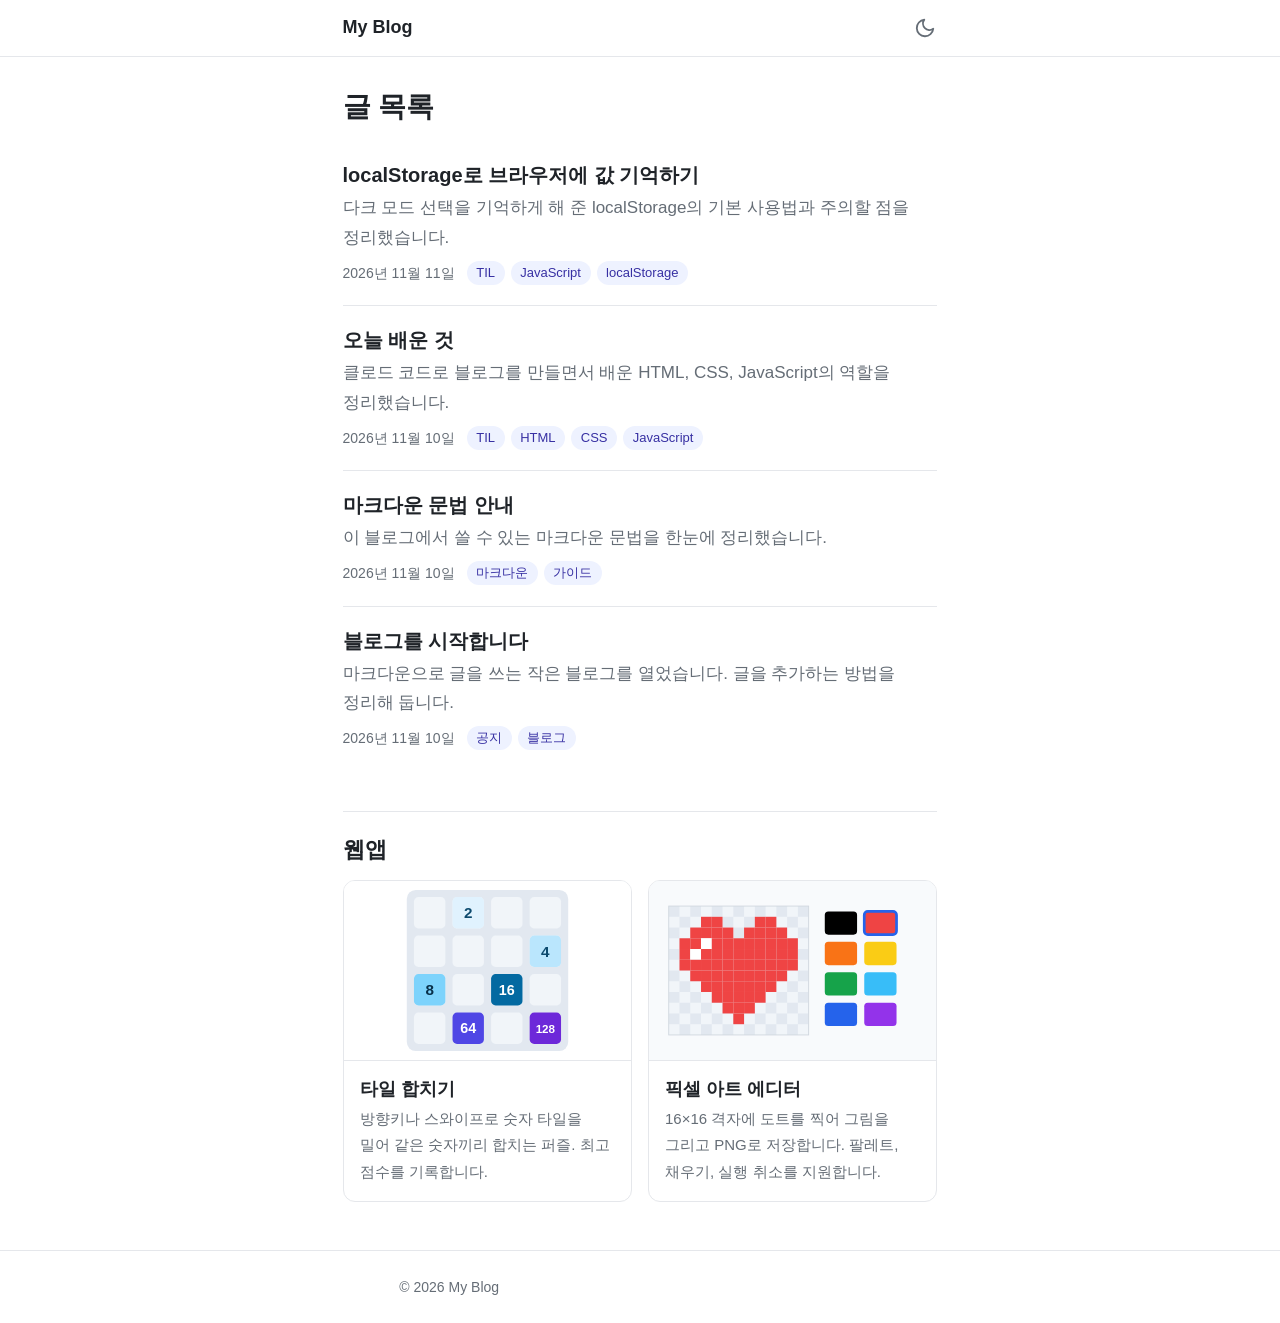
<file: index.html>
<!DOCTYPE html>
<html lang="ko">
<head>
  <script>
    // 화면 깜빡임 방지: CSS보다 먼저 테마를 적용
    (function () {
      var saved = null;
      try { saved = localStorage.getItem('theme'); } catch (e) {}
      var dark = window.matchMedia('(prefers-color-scheme: dark)').matches;
      document.documentElement.dataset.theme = saved || (dark ? 'dark' : 'light');
    })();
  </script>
  <meta charset="UTF-8">
  <meta name="viewport" content="width=device-width, initial-scale=1">
  <meta name="description" content="마크다운으로 쓰는 개인 블로그">
  <title>My Blog</title>
  <link rel="stylesheet" href="css/style.css">
</head>
<body>
  <header class="site-header">
    <div class="container header-inner">
      <a class="site-title" href="index.html">My Blog</a>
      <button class="theme-toggle" type="button" aria-label="다크 모드로 전환">
        <svg class="icon-sun" viewBox="0 0 24 24" aria-hidden="true"><circle cx="12" cy="12" r="4"/><path d="M12 2v2M12 20v2M4.93 4.93l1.41 1.41M17.66 17.66l1.41 1.41M2 12h2M20 12h2M4.93 19.07l1.41-1.41M17.66 6.34l1.41-1.41"/></svg>
        <svg class="icon-moon" viewBox="0 0 24 24" aria-hidden="true"><path d="M21 12.79A9 9 0 1 1 11.21 3 7 7 0 0 0 21 12.79z"/></svg>
      </button>
    </div>
  </header>

  <main class="container">
    <h1 class="page-title">글 목록</h1>
    <ul class="post-list" aria-live="polite"></ul>
    <p class="status-message" hidden></p>

    <section class="app-section" aria-labelledby="app-section-title">
      <h2 class="section-title" id="app-section-title">웹앱</h2>
      <ul class="app-list">
        <li>
          <a class="app-card" href="apps/tile-merge/">
            <img class="app-card-preview" src="apps/tile-merge/preview.svg" alt="" width="320" height="200" loading="lazy">
            <div class="app-card-body">
              <h3 class="app-card-title">타일 합치기</h3>
              <p class="app-card-desc">방향키나 스와이프로 숫자 타일을 밀어 같은 숫자끼리 합치는 퍼즐. 최고 점수를 기록합니다.</p>
            </div>
          </a>
        </li>
        <li>
          <a class="app-card" href="apps/pixel-editor/">
            <img class="app-card-preview" src="apps/pixel-editor/preview.svg" alt="" width="320" height="200" loading="lazy">
            <div class="app-card-body">
              <h3 class="app-card-title">픽셀 아트 에디터</h3>
              <p class="app-card-desc">16×16 격자에 도트를 찍어 그림을 그리고 PNG로 저장합니다. 팔레트, 채우기, 실행 취소를 지원합니다.</p>
            </div>
          </a>
        </li>
      </ul>
    </section>
  </main>

  <footer class="site-footer">
    <div class="container">© 2026 My Blog</div>
  </footer>

  <script type="module" src="js/theme.js"></script>
  <script type="module" src="js/list.js"></script>
</body>
</html>
</file>
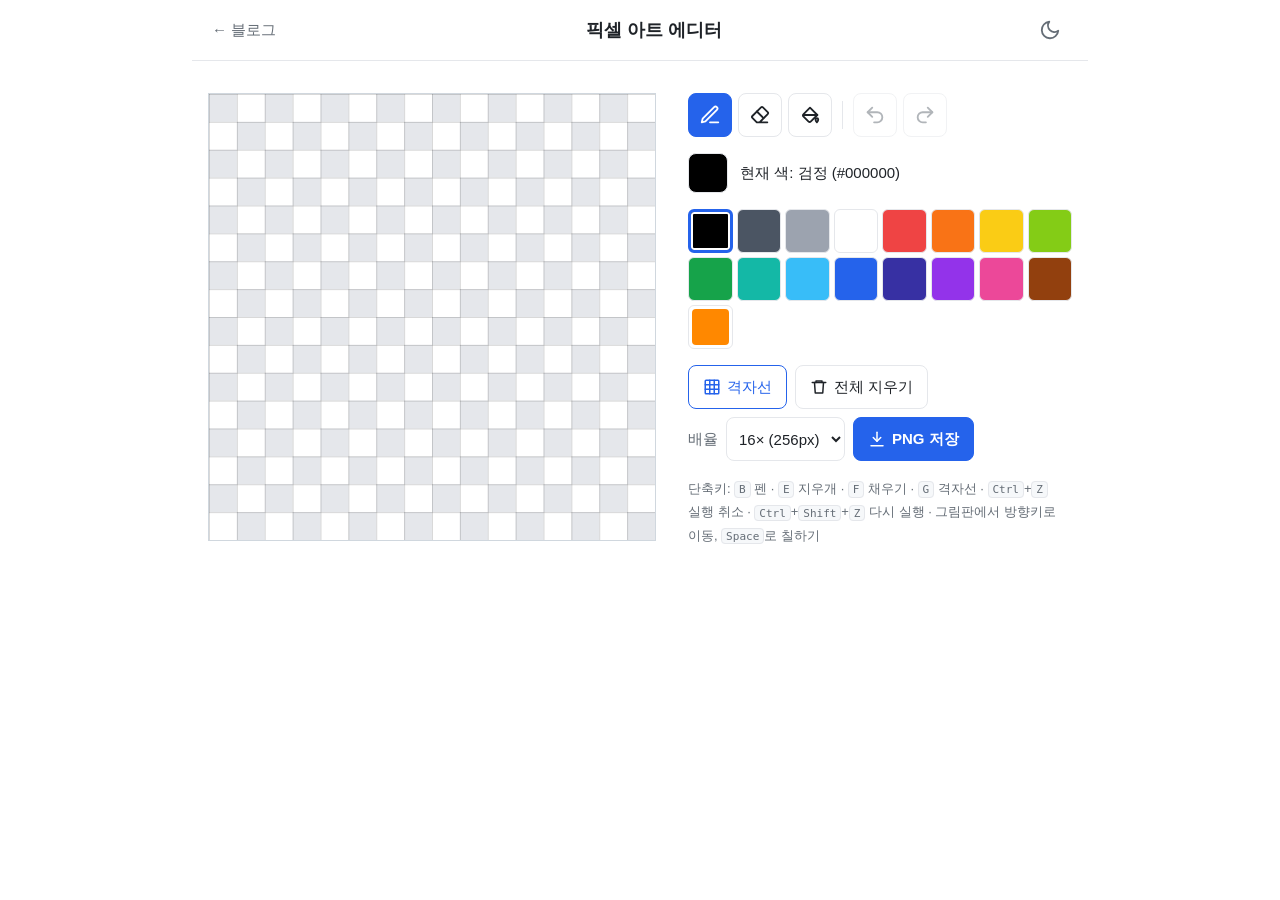
<file: apps/pixel-editor/index.html>
<!DOCTYPE html>
<html lang="ko">
<head>
  <script>
    // 화면 깜빡임 방지: CSS보다 먼저 테마를 적용
    (function () {
      var saved = null;
      try { saved = localStorage.getItem('theme'); } catch (e) {}
      var dark = window.matchMedia('(prefers-color-scheme: dark)').matches;
      document.documentElement.dataset.theme = saved || (dark ? 'dark' : 'light');
    })();
  </script>
  <meta charset="UTF-8">
  <meta name="viewport" content="width=device-width, initial-scale=1">
  <meta name="description" content="16×16 격자에 도트를 찍어 그리고 PNG로 저장하는 픽셀 아트 에디터">
  <title>픽셀 아트 에디터</title>
  <link rel="stylesheet" href="style.css">
  <script type="module" src="main.js"></script>
</head>
<body>
  <header class="app-header">
    <a class="back-link" href="../../index.html">← 블로그</a>
    <h1 class="app-title">픽셀 아트 에디터</h1>
    <button class="theme-toggle" type="button" aria-label="다크 모드로 전환">
      <svg class="icon-sun" viewBox="0 0 24 24" aria-hidden="true"><circle cx="12" cy="12" r="4"/><path d="M12 2v2M12 20v2M4.93 4.93l1.41 1.41M17.66 17.66l1.41 1.41M2 12h2M20 12h2M4.93 19.07l1.41-1.41M17.66 6.34l1.41-1.41"/></svg>
      <svg class="icon-moon" viewBox="0 0 24 24" aria-hidden="true"><path d="M21 12.79A9 9 0 1 1 11.21 3 7 7 0 0 0 21 12.79z"/></svg>
    </button>
  </header>

  <main class="app-main">
    <div class="stage-wrap">
      <div class="stage" id="stage">
        <canvas class="art-canvas" id="canvas" width="16" height="16" tabindex="0"
          aria-label="그림판, 방향키로 칸 이동, Space로 칠하기"></canvas>
        <div class="grid-overlay" id="grid-overlay" aria-hidden="true"></div>
        <div class="cell-cursor" id="cursor" aria-hidden="true" hidden></div>
      </div>
    </div>

    <div class="panel">
      <div class="toolbar" role="toolbar" aria-label="도구">
        <button class="icon-btn" type="button" data-tool="pen" aria-label="펜" title="펜 (B)" aria-pressed="true">
          <svg viewBox="0 0 24 24" aria-hidden="true"><path d="M12 20h9"/><path d="M16.5 3.5a2.12 2.12 0 0 1 3 3L7 19l-4 1 1-4z"/></svg>
        </button>
        <button class="icon-btn" type="button" data-tool="eraser" aria-label="지우개" title="지우개 (E)" aria-pressed="false">
          <svg viewBox="0 0 24 24" aria-hidden="true"><path d="M20 20H8.5L3.7 15.2a1.5 1.5 0 0 1 0-2.1L13.1 3.7a1.5 1.5 0 0 1 2.1 0l5.2 5.2a1.5 1.5 0 0 1 0 2.1L11.5 20"/><path d="M8.6 8.2l7.2 7.2"/></svg>
        </button>
        <button class="icon-btn" type="button" data-tool="fill" aria-label="채우기" title="채우기 (F)" aria-pressed="false">
          <svg viewBox="0 0 24 24" aria-hidden="true"><path d="M5 11l7-7 8 8-7 7a2 2 0 0 1-2.8 0L5 13.8a2 2 0 0 1 0-2.8z"/><path d="M5 12h15"/><path d="M21 17c0 1.4-1 2.5-1.5 3-.5-.5-1.5-1.6-1.5-3a1.5 1.5 0 0 1 3 0z"/></svg>
        </button>
        <span class="toolbar-sep" aria-hidden="true"></span>
        <button class="icon-btn" type="button" id="undo" aria-label="실행 취소" title="실행 취소 (Ctrl+Z)" disabled>
          <svg viewBox="0 0 24 24" aria-hidden="true"><path d="M9 14L4 9l5-5"/><path d="M4 9h10.5a5.5 5.5 0 0 1 0 11H11"/></svg>
        </button>
        <button class="icon-btn" type="button" id="redo" aria-label="다시 실행" title="다시 실행 (Ctrl+Shift+Z)" disabled>
          <svg viewBox="0 0 24 24" aria-hidden="true"><path d="M15 14l5-5-5-5"/><path d="M20 9H9.5a5.5 5.5 0 0 0 0 11H13"/></svg>
        </button>
      </div>

      <div class="current-color">
        <span class="current-swatch" id="current-swatch" aria-hidden="true"></span>
        <span id="current-text">현재 색: 검정 (#000000)</span>
      </div>

      <div class="palette" id="palette" role="group" aria-label="팔레트">
        <input class="swatch swatch-custom" type="color" id="custom-color" value="#ff8800"
          aria-label="사용자 지정 색" title="사용자 지정 색">
      </div>

      <div class="actions">
        <div class="action-group">
          <button class="btn btn-secondary" type="button" id="grid-toggle" aria-pressed="true">
            <svg viewBox="0 0 24 24" aria-hidden="true"><rect x="3" y="3" width="18" height="18" rx="1"/><path d="M9 3v18M15 3v18M3 9h18M3 15h18"/></svg>
            격자선
          </button>
          <button class="btn btn-secondary" type="button" id="clear">
            <svg viewBox="0 0 24 24" aria-hidden="true"><path d="M3 6h18"/><path d="M8 6V4h8v2"/><path d="M6 6l1 14h10l1-14"/></svg>
            전체 지우기
          </button>
        </div>
        <div class="action-group">
          <label class="scale-label" for="scale">배율</label>
          <select class="scale-select" id="scale">
            <option value="1">1× (16px)</option>
            <option value="8">8× (128px)</option>
            <option value="16" selected>16× (256px)</option>
            <option value="32">32× (512px)</option>
          </select>
          <button class="btn btn-primary" type="button" id="save-png">
            <svg viewBox="0 0 24 24" aria-hidden="true"><path d="M12 3v12"/><path d="M7 10l5 5 5-5"/><path d="M4 21h16"/></svg>
            PNG 저장
          </button>
        </div>
      </div>

      <p class="shortcut-hint">
        단축키: <kbd>B</kbd> 펜 · <kbd>E</kbd> 지우개 · <kbd>F</kbd> 채우기 · <kbd>G</kbd> 격자선 ·
        <kbd>Ctrl</kbd>+<kbd>Z</kbd> 실행 취소 · <kbd>Ctrl</kbd>+<kbd>Shift</kbd>+<kbd>Z</kbd> 다시 실행 ·
        그림판에서 방향키로 이동, <kbd>Space</kbd>로 칠하기
      </p>
    </div>

    <p class="visually-hidden" id="live" aria-live="polite"></p>
  </main>
</body>
</html>
</file>
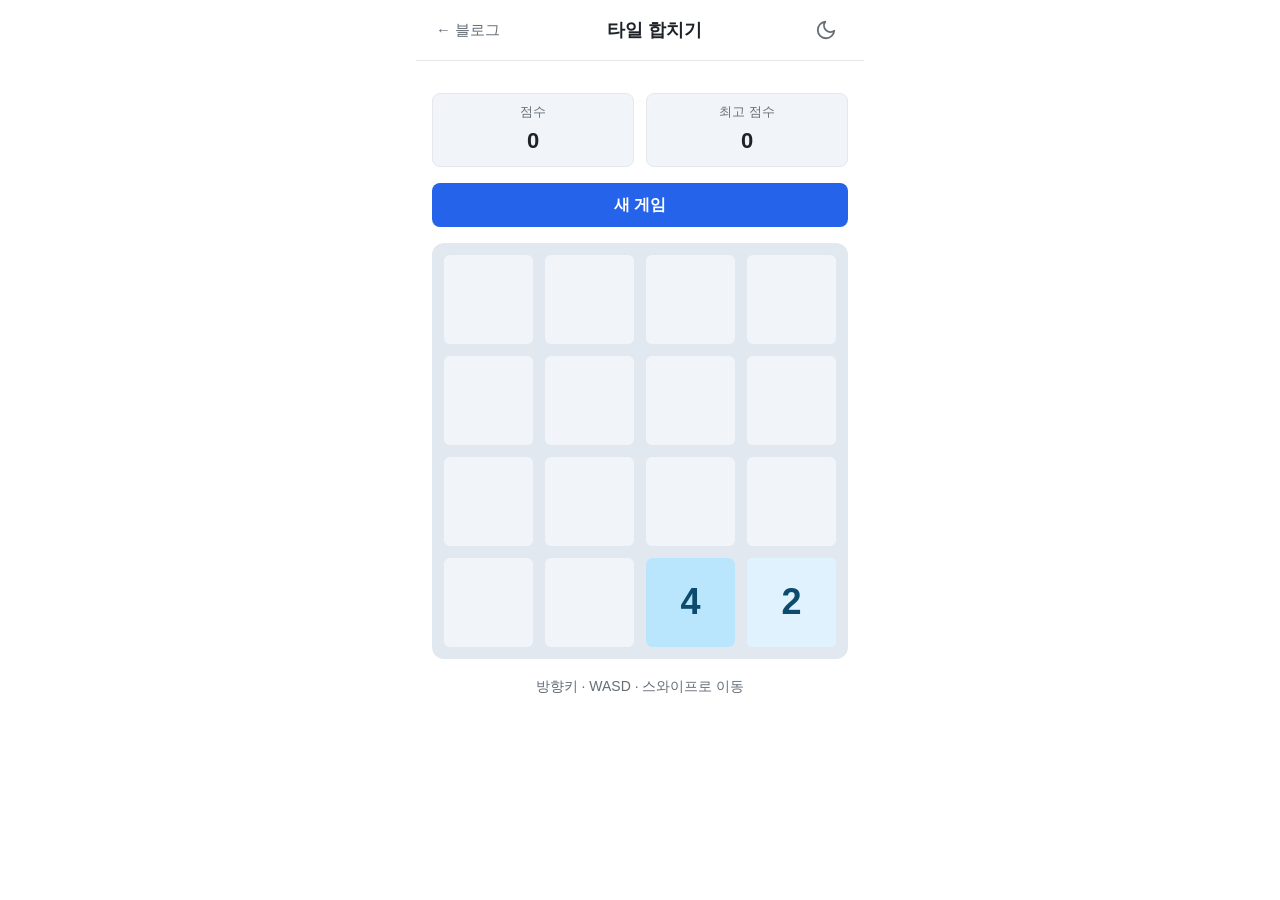
<file: apps/tile-merge/index.html>
<!DOCTYPE html>
<html lang="ko">
<head>
  <script>
    // 화면 깜빡임 방지: CSS보다 먼저 테마를 적용
    (function () {
      var saved = null;
      try { saved = localStorage.getItem('theme'); } catch (e) {}
      var dark = window.matchMedia('(prefers-color-scheme: dark)').matches;
      document.documentElement.dataset.theme = saved || (dark ? 'dark' : 'light');
    })();
  </script>
  <meta charset="UTF-8">
  <meta name="viewport" content="width=device-width, initial-scale=1">
  <meta name="description" content="같은 숫자 타일을 밀어 합치는 슬라이딩 퍼즐">
  <title>타일 합치기</title>
  <link rel="stylesheet" href="style.css">
  <script type="module" src="main.js"></script>
</head>
<body>
  <header class="app-header">
    <a class="back-link" href="../../index.html">← 블로그</a>
    <h1 class="app-title">타일 합치기</h1>
    <button class="theme-toggle" type="button" aria-label="다크 모드로 전환">
      <svg class="icon-sun" viewBox="0 0 24 24" aria-hidden="true"><circle cx="12" cy="12" r="4"/><path d="M12 2v2M12 20v2M4.93 4.93l1.41 1.41M17.66 17.66l1.41 1.41M2 12h2M20 12h2M4.93 19.07l1.41-1.41M17.66 6.34l1.41-1.41"/></svg>
      <svg class="icon-moon" viewBox="0 0 24 24" aria-hidden="true"><path d="M21 12.79A9 9 0 1 1 11.21 3 7 7 0 0 0 21 12.79z"/></svg>
    </button>
  </header>

  <main class="app-main">
    <section class="scoreboard" aria-label="점수판">
      <div class="score-box">
        <span class="score-label">점수</span>
        <span class="score-value" id="score">0</span>
        <span class="score-float-layer" id="score-float" aria-hidden="true"></span>
      </div>
      <div class="score-box">
        <span class="score-label">최고 점수</span>
        <span class="score-value" id="best">0</span>
      </div>
    </section>

    <button class="btn" type="button" id="new-game">새 게임</button>

    <div class="board" id="board" tabindex="0" aria-label="게임판, 방향키로 타일 이동">
      <div class="cell-layer" aria-hidden="true"></div>
      <div class="tile-layer" id="tile-layer" aria-hidden="true"></div>
      <div class="overlay" id="overlay" hidden>
        <p class="overlay-title">더 이상 움직일 수 없습니다</p>
        <p class="overlay-score">최종 점수 <strong id="final-score">0</strong>점</p>
        <p class="overlay-best" id="overlay-best" hidden>최고 점수 갱신!</p>
        <button class="btn" type="button" id="retry">다시 하기</button>
      </div>
    </div>

    <p class="hint">방향키 · WASD · 스와이프로 이동</p>

    <p class="visually-hidden" id="live" aria-live="polite"></p>
    <p class="visually-hidden" id="alert" role="alert"></p>
  </main>
</body>
</html>
</file>
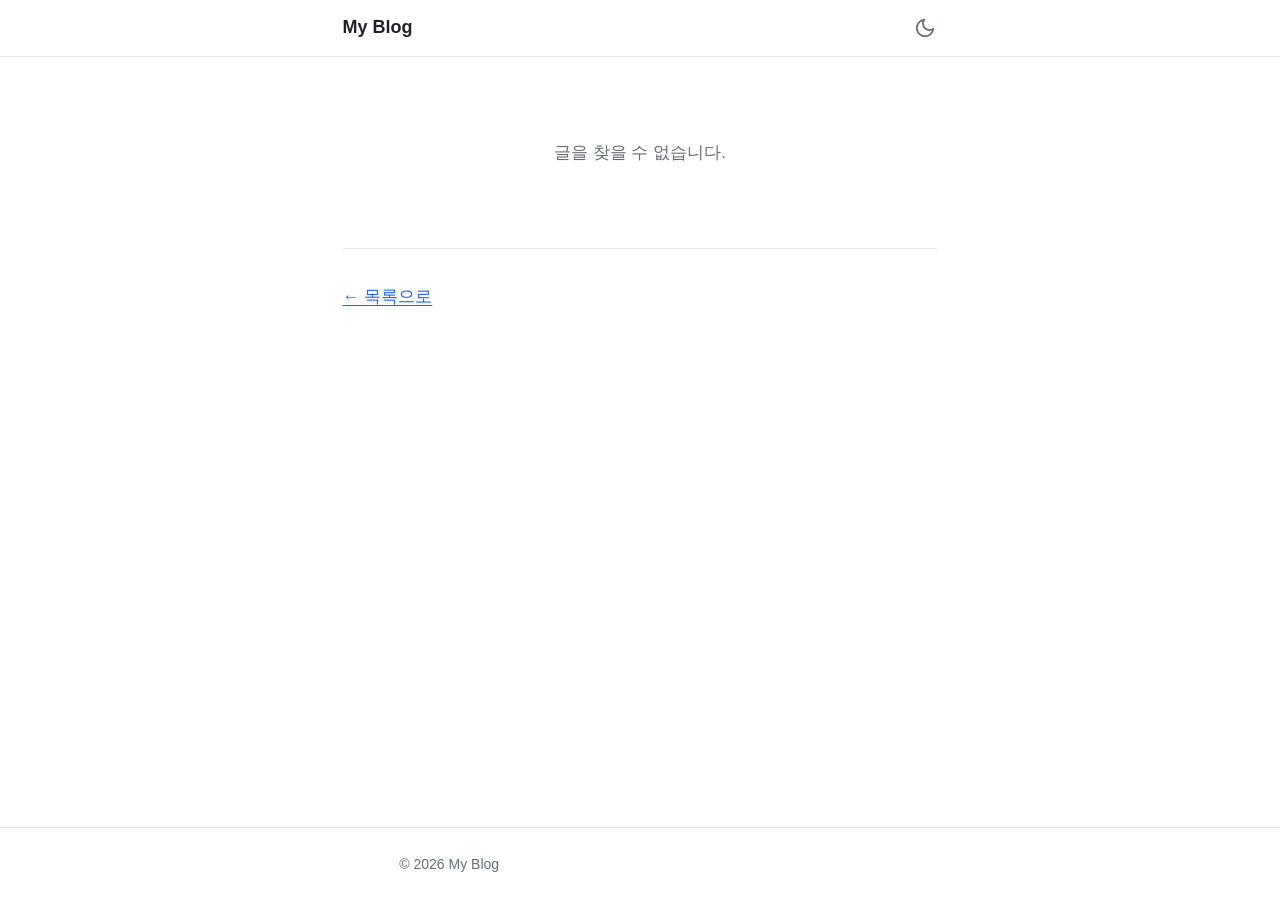
<file: post.html>
<!DOCTYPE html>
<html lang="ko">
<head>
  <script>
    // 화면 깜빡임 방지: CSS보다 먼저 테마를 적용
    (function () {
      var saved = null;
      try { saved = localStorage.getItem('theme'); } catch (e) {}
      var dark = window.matchMedia('(prefers-color-scheme: dark)').matches;
      document.documentElement.dataset.theme = saved || (dark ? 'dark' : 'light');
    })();
  </script>
  <meta charset="UTF-8">
  <meta name="viewport" content="width=device-width, initial-scale=1">
  <meta name="description" content="">
  <title>My Blog</title>
  <link rel="stylesheet" href="css/style.css">
</head>
<body>
  <header class="site-header">
    <div class="container header-inner">
      <a class="site-title" href="index.html">My Blog</a>
      <button class="theme-toggle" type="button" aria-label="다크 모드로 전환">
        <svg class="icon-sun" viewBox="0 0 24 24" aria-hidden="true"><circle cx="12" cy="12" r="4"/><path d="M12 2v2M12 20v2M4.93 4.93l1.41 1.41M17.66 17.66l1.41 1.41M2 12h2M20 12h2M4.93 19.07l1.41-1.41M17.66 6.34l1.41-1.41"/></svg>
        <svg class="icon-moon" viewBox="0 0 24 24" aria-hidden="true"><path d="M21 12.79A9 9 0 1 1 11.21 3 7 7 0 0 0 21 12.79z"/></svg>
      </button>
    </div>
  </header>

  <main class="container">
    <article class="post">
      <header class="post-header">
        <h1 class="post-title"></h1>
        <div class="post-meta">
          <time class="post-date"></time>
          <ul class="tag-list"></ul>
        </div>
      </header>
      <div class="post-content markdown-body"></div>
    </article>
    <p class="status-message" hidden></p>
    <nav class="post-nav">
      <a href="index.html">← 목록으로</a>
    </nav>
  </main>

  <footer class="site-footer">
    <div class="container">© 2026 My Blog</div>
  </footer>

  <script type="module" src="js/theme.js"></script>
  <script type="module" src="js/post.js"></script>
</body>
</html>
</file>
<file: css/style.css>
/* ===== 테마 변수 ===== */
:root {
  --bg: #ffffff;
  --text: #1f2328;
  --text-muted: #656d76;
  --accent: #2563eb;
  --border: #e5e7eb;
  --code-bg: #f6f8fa;
  --tag-bg: #eef2ff;
  --tag-text: #3730a3;

  --font-sans: -apple-system, BlinkMacSystemFont, "Pretendard", "Apple SD Gothic Neo",
    "Noto Sans KR", "Malgun Gothic", sans-serif;
  --font-mono: ui-monospace, "SF Mono", Consolas, "Liberation Mono", "D2Coding",
    "Apple SD Gothic Neo", "Malgun Gothic", "Noto Sans KR", monospace;

  color-scheme: light;
}

[data-theme="dark"] {
  --bg: #0d1117;
  --text: #e6edf3;
  --text-muted: #8b949e;
  --accent: #60a5fa;
  --border: #30363d;
  --code-bg: #161b22;
  --tag-bg: #1e293b;
  --tag-text: #bfdbfe;

  color-scheme: dark;
}

/* ===== 기본 ===== */
*,
*::before,
*::after {
  box-sizing: border-box;
}

html {
  -webkit-text-size-adjust: 100%;
}

body {
  margin: 0;
  min-height: 100vh;
  display: flex;
  flex-direction: column;
  background-color: var(--bg);
  color: var(--text);
  font-family: var(--font-sans);
  font-size: 1.0625rem;
  line-height: 1.75;
  word-break: keep-all;
  overflow-wrap: break-word;
  transition: background-color 0.2s ease, color 0.2s ease;
}

@media (prefers-reduced-motion: reduce) {
  body {
    transition: none;
  }
}

img {
  max-width: 100%;
  height: auto;
}

a {
  color: var(--accent);
  text-underline-offset: 0.2em;
}

a:hover {
  text-decoration-thickness: 2px;
}

:focus-visible {
  outline: 2px solid var(--accent);
  outline-offset: 2px;
}

.container {
  width: 100%;
  max-width: 68ch;
  margin-inline: auto;
  padding-inline: 1rem;
}

@media (min-width: 768px) {
  .container {
    padding-inline: 1.5rem;
  }
}

main.container {
  flex: 1;
  padding-block: 2rem 3rem;
}

/* ===== 헤더 / 푸터 ===== */
.site-header {
  border-bottom: 1px solid var(--border);
}

.header-inner {
  display: flex;
  align-items: center;
  justify-content: space-between;
  min-height: 3.5rem;
}

.site-title {
  color: var(--text);
  font-weight: 700;
  font-size: 1.125rem;
  text-decoration: none;
  padding-block: 0.5rem;
}

.theme-toggle {
  display: inline-flex;
  align-items: center;
  justify-content: center;
  width: 44px;
  height: 44px;
  margin-right: -10px;
  padding: 0;
  border: 0;
  border-radius: 50%;
  background: transparent;
  color: var(--text-muted);
  cursor: pointer;
}

.theme-toggle:hover {
  color: var(--text);
  background-color: var(--code-bg);
}

.theme-toggle svg {
  width: 22px;
  height: 22px;
  fill: none;
  stroke: currentColor;
  stroke-width: 2;
  stroke-linecap: round;
  stroke-linejoin: round;
}

/* 라이트 모드에선 달(→다크로), 다크 모드에선 해(→라이트로) 아이콘 */
.icon-sun { display: none; }
[data-theme="dark"] .icon-sun { display: block; }
[data-theme="dark"] .icon-moon { display: none; }

.site-footer {
  border-top: 1px solid var(--border);
  padding-block: 1.5rem;
  color: var(--text-muted);
  font-size: 0.875rem;
}

/* ===== 글 목록 ===== */
.page-title {
  font-size: 1.75rem;
  line-height: 1.3;
  margin: 0 0 1rem;
}

.post-list {
  list-style: none;
  margin: 0;
  padding: 0;
}

.post-item {
  border-bottom: 1px solid var(--border);
}

.post-item:last-child {
  border-bottom: 0;
}

.post-link {
  display: block;
  padding-block: 1.25rem;
  color: inherit;
  text-decoration: none;
}

.post-link:hover .post-item-title {
  color: var(--accent);
}

.post-item-title {
  margin: 0 0 0.25rem;
  font-size: 1.25rem;
  line-height: 1.4;
}

.post-item-desc {
  margin: 0.25rem 0 0.5rem;
  color: var(--text-muted);
}

/* ===== 웹앱 카드 ===== */
.app-section {
  margin-top: 2.5rem;
  padding-top: 1.5rem;
  border-top: 1px solid var(--border);
}

.section-title {
  font-size: 1.375rem;
  line-height: 1.3;
  margin: 0 0 1rem;
}

.app-list {
  display: grid;
  gap: 1rem;
  list-style: none;
  margin: 0;
  padding: 0;
}

@media (min-width: 768px) {
  .app-list {
    grid-template-columns: repeat(2, 1fr);
  }
}

.app-card {
  display: block;
  height: 100%;
  overflow: hidden;
  border: 1px solid var(--border);
  border-radius: 0.75rem;
  color: inherit;
  text-decoration: none;
}

.app-card:hover,
.app-card:focus-visible {
  border-color: var(--accent);
}

.app-card:hover .app-card-title {
  color: var(--accent);
}

.app-card-preview {
  display: block;
  width: 100%;
  height: auto;
  aspect-ratio: 16 / 10;
  object-fit: cover;
  background: var(--code-bg);
  border-bottom: 1px solid var(--border);
}

.app-card-body {
  padding: 1rem;
}

.app-card-title {
  margin: 0 0 0.25rem;
  font-size: 1.125rem;
  line-height: 1.4;
}

.app-card-desc {
  margin: 0;
  color: var(--text-muted);
  font-size: 0.9375rem;
}

.post-meta {
  display: flex;
  flex-wrap: wrap;
  align-items: center;
  gap: 0.5rem 0.75rem;
  color: var(--text-muted);
  font-size: 0.875rem;
}

.tag-list {
  display: flex;
  flex-wrap: wrap;
  gap: 0.375rem;
  list-style: none;
  margin: 0;
  padding: 0;
}

.tag-list:empty {
  display: none;
}

.tag {
  padding: 0.1rem 0.6rem;
  border-radius: 999px;
  background-color: var(--tag-bg);
  color: var(--tag-text);
  font-size: 0.8125rem;
  line-height: 1.6;
}

.status-message {
  color: var(--text-muted);
  text-align: center;
  padding-block: 2rem;
}

/* ===== 글 상세 ===== */
.post-header {
  margin-bottom: 2rem;
  padding-bottom: 1.25rem;
  border-bottom: 1px solid var(--border);
}

.post-title {
  margin: 0 0 0.75rem;
  font-size: 1.875rem;
  line-height: 1.3;
}

@media (min-width: 768px) {
  .post-title {
    font-size: 2.25rem;
  }
}

.post-nav {
  margin-top: 3rem;
  padding-top: 1.5rem;
  border-top: 1px solid var(--border);
}

.post-nav a {
  display: inline-block;
  padding-block: 0.6rem;
}

/* ===== 마크다운 본문 ===== */
.markdown-body > :first-child {
  margin-top: 0;
}

.markdown-body h1,
.markdown-body h2,
.markdown-body h3,
.markdown-body h4,
.markdown-body h5,
.markdown-body h6 {
  margin: 2em 0 0.75em;
  line-height: 1.35;
  scroll-margin-top: 1rem;
}

.markdown-body h1 { font-size: 1.75em; }
.markdown-body h2 {
  font-size: 1.45em;
  padding-bottom: 0.3em;
  border-bottom: 1px solid var(--border);
}
.markdown-body h3 { font-size: 1.2em; }
.markdown-body h4 { font-size: 1.05em; }
.markdown-body h5,
.markdown-body h6 { font-size: 1em; color: var(--text-muted); }

.markdown-body p,
.markdown-body ul,
.markdown-body ol,
.markdown-body blockquote,
.markdown-body pre,
.markdown-body .table-wrapper {
  margin: 0 0 1.25em;
}

.markdown-body ul,
.markdown-body ol {
  padding-left: 1.5em;
}

.markdown-body li + li {
  margin-top: 0.25em;
}

.markdown-body li > ul,
.markdown-body li > ol {
  margin: 0.25em 0 0;
}

.markdown-body blockquote {
  padding: 0.25em 1em;
  border-left: 4px solid var(--border);
  color: var(--text-muted);
}

.markdown-body blockquote > :last-child {
  margin-bottom: 0;
}

.markdown-body code {
  font-family: var(--font-mono);
  font-size: 0.875em;
  padding: 0.15em 0.4em;
  border-radius: 6px;
  background-color: var(--code-bg);
  word-break: break-word;
}

.markdown-body pre {
  overflow-x: auto;
  padding: 1rem;
  border: 1px solid var(--border);
  border-radius: 8px;
  background-color: var(--code-bg);
  line-height: 1.55;
}

.markdown-body pre code {
  padding: 0;
  background: none;
  font-size: 0.875rem;
  word-break: normal;
  white-space: pre;
}

.markdown-body hr {
  height: 1px;
  margin: 2.5em 0;
  border: 0;
  background-color: var(--border);
}

.markdown-body img {
  display: block;
  margin-inline: auto;
  border-radius: 8px;
}

.markdown-body .table-wrapper {
  overflow-x: auto;
}

.markdown-body table {
  width: 100%;
  border-collapse: collapse;
  font-size: 0.9375em;
  word-break: normal;
}

.markdown-body th,
.markdown-body td {
  padding: 0.5em 0.75em;
  border: 1px solid var(--border);
  white-space: nowrap;
}

.markdown-body th {
  background-color: var(--code-bg);
  font-weight: 600;
}
</file>
<file: apps/pixel-editor/style.css>
/* 픽셀 아트 에디터 — 모바일 우선 스타일. 테마 색은 모두 변수로만 정의한다. */

:root {
  --bg: #ffffff;
  --text: #1f2328;
  --text-muted: #656d76;
  --accent: #2563eb;
  --border: #e5e7eb;
  --code-bg: #f6f8fa;

  --surface: #f1f5f9;
  --btn-text: #ffffff;
  --checker-a: #ffffff;
  --checker-b: #e5e7eb;
  --grid-line: rgba(0, 0, 0, 0.15);
  --canvas-frame: #d0d7de;
  --cursor-outer: #1f2328;
  --cursor-inner: #ffffff;
}

[data-theme="dark"] {
  --bg: #0d1117;
  --text: #e6edf3;
  --text-muted: #8b949e;
  --accent: #60a5fa;
  --border: #30363d;
  --code-bg: #161b22;

  --surface: #161b22;
  --btn-text: #0d1117;
  --checker-a: #2d333b;
  --checker-b: #21262d;
  --grid-line: rgba(255, 255, 255, 0.15);
  --canvas-frame: #30363d;
  --cursor-outer: #e6edf3;
  --cursor-inner: #0d1117;
}

*,
*::before,
*::after {
  box-sizing: border-box;
}

html {
  -webkit-text-size-adjust: 100%;
}

body {
  margin: 0;
  background-color: var(--bg);
  color: var(--text);
  font-family: -apple-system, BlinkMacSystemFont, "Pretendard", "Apple SD Gothic Neo", "Noto Sans KR", sans-serif;
  font-size: 1rem;
  line-height: 1.6;
  word-break: keep-all;
  overflow-wrap: break-word;
}

:focus-visible {
  outline: 3px solid var(--accent);
  outline-offset: 2px;
}

[hidden] {
  display: none !important;
}

.visually-hidden {
  position: absolute;
  width: 1px;
  height: 1px;
  margin: -1px;
  padding: 0;
  overflow: hidden;
  clip: rect(0 0 0 0);
  white-space: nowrap;
  border: 0;
}

/* 헤더 */
.app-header,
.app-main {
  width: 100%;
  max-width: 28rem;
  margin-inline: auto;
  padding-inline: 1rem;
}

.app-header {
  display: flex;
  align-items: center;
  justify-content: space-between;
  gap: 0.5rem;
  padding-block: 0.5rem;
  border-bottom: 1px solid var(--border);
}

.back-link {
  display: inline-flex;
  align-items: center;
  min-height: 44px;
  padding-inline: 0.25rem;
  color: var(--text-muted);
  text-decoration: none;
  font-size: 0.9375rem;
  white-space: nowrap;
}

.back-link:hover {
  color: var(--accent);
}

.app-title {
  margin: 0;
  font-size: 1.0625rem;
  font-weight: 700;
  text-align: center;
}

.theme-toggle {
  display: inline-flex;
  flex-shrink: 0;
  align-items: center;
  justify-content: center;
  width: 44px;
  height: 44px;
  padding: 0;
  border: none;
  border-radius: 0.5rem;
  background: transparent;
  color: var(--text-muted);
  cursor: pointer;
}

.theme-toggle:hover {
  color: var(--text);
  background-color: var(--surface);
}

.theme-toggle svg,
.icon-btn svg,
.btn svg {
  fill: none;
  stroke: currentColor;
  stroke-width: 2;
  stroke-linecap: round;
  stroke-linejoin: round;
}

.theme-toggle svg {
  width: 22px;
  height: 22px;
}

.icon-sun { display: none; }
[data-theme="dark"] .icon-sun { display: block; }
[data-theme="dark"] .icon-moon { display: none; }

/* 본문 */
.app-main {
  display: flex;
  flex-direction: column;
  gap: 1rem;
  padding-block: 1.25rem 2rem;
}

.panel {
  display: flex;
  flex-direction: column;
  gap: 1rem;
  min-width: 0;
}

/* 캔버스 영역 */
.stage {
  position: relative;
  width: 100%;
  aspect-ratio: 1;
  border: 1px solid var(--canvas-frame);
  background-color: var(--checker-a);
  /* 투명 체크무늬: 체크 한 칸 = 그림 한 칸 */
  background-image: conic-gradient(
    var(--checker-a) 25%,
    var(--checker-b) 0 50%,
    var(--checker-a) 0 75%,
    var(--checker-b) 0
  );
  background-size: calc(100% / 8) calc(100% / 8);
}

.art-canvas {
  position: absolute;
  inset: 0;
  display: block;
  width: 100%;
  height: 100%;
  image-rendering: pixelated;
  image-rendering: crisp-edges;
  touch-action: none;
  overscroll-behavior: contain;
  cursor: crosshair;
  -webkit-user-select: none;
  user-select: none;
  -webkit-touch-callout: none;
}

.art-canvas:focus-visible {
  outline-offset: 3px;
}

.grid-overlay {
  position: absolute;
  inset: 0;
  pointer-events: none;
  background-image:
    linear-gradient(to right, var(--grid-line) 1px, transparent 1px),
    linear-gradient(to bottom, var(--grid-line) 1px, transparent 1px);
  background-size: calc(100% / 16) calc(100% / 16);
}

.cell-cursor {
  position: absolute;
  width: calc(100% / 16);
  height: calc(100% / 16);
  left: calc(var(--x, 0) * 100% / 16);
  top: calc(var(--y, 0) * 100% / 16);
  pointer-events: none;
  border: 2px solid var(--cursor-outer);
  box-shadow: inset 0 0 0 1px var(--cursor-inner), 0 0 0 1px var(--cursor-inner);
}

/* 도구 줄 */
.toolbar {
  display: flex;
  align-items: center;
  gap: 0.375rem;
}

.toolbar-sep {
  width: 1px;
  height: 1.75rem;
  margin-inline: 0.25rem;
  background-color: var(--border);
}

.icon-btn {
  display: inline-flex;
  align-items: center;
  justify-content: center;
  width: 44px;
  height: 44px;
  padding: 0;
  border: 1px solid var(--border);
  border-radius: 0.5rem;
  background-color: var(--bg);
  color: var(--text);
  cursor: pointer;
}

.icon-btn svg {
  width: 22px;
  height: 22px;
}

.icon-btn:hover:not(:disabled) {
  background-color: var(--surface);
}

.icon-btn[aria-pressed="true"] {
  border-color: var(--accent);
  background-color: var(--accent);
  color: var(--btn-text);
}

.icon-btn:disabled {
  color: var(--text-muted);
  opacity: 0.5;
  cursor: default;
}

/* 현재 색 */
.current-color {
  display: flex;
  align-items: center;
  gap: 0.75rem;
  font-size: 0.9375rem;
}

.current-swatch {
  flex-shrink: 0;
  width: 2.5rem;
  height: 2.5rem;
  border: 1px solid var(--border);
  border-radius: 0.5rem;
}

/* 팔레트 */
.palette {
  display: grid;
  grid-template-columns: repeat(auto-fill, minmax(2.75rem, 1fr));
  gap: 0.375rem;
}

.swatch {
  width: 100%;
  min-width: 44px;
  height: 2.75rem;
  padding: 0;
  border: 1px solid var(--border);
  border-radius: 0.375rem;
  cursor: pointer;
}

.swatch[aria-pressed="true"],
.swatch.is-selected {
  border: 3px solid var(--accent);
  box-shadow: inset 0 0 0 2px var(--bg);
}

.swatch-custom {
  order: 1;
  background-color: var(--bg);
  -webkit-appearance: none;
  appearance: none;
}

.swatch-custom::-webkit-color-swatch-wrapper {
  padding: 3px;
}

.swatch-custom::-webkit-color-swatch {
  border: none;
  border-radius: 0.25rem;
}

.swatch-custom::-moz-color-swatch {
  border: none;
  border-radius: 0.25rem;
}

/* 동작 줄 */
.actions {
  display: flex;
  flex-wrap: wrap;
  gap: 0.5rem 1rem;
}

.action-group {
  display: flex;
  flex-wrap: wrap;
  align-items: center;
  gap: 0.5rem;
}

.btn {
  display: inline-flex;
  align-items: center;
  justify-content: center;
  gap: 0.375rem;
  min-height: 44px;
  padding: 0.5rem 0.875rem;
  border: 1px solid var(--border);
  border-radius: 0.5rem;
  font: inherit;
  font-size: 0.9375rem;
  cursor: pointer;
}

.btn svg {
  width: 18px;
  height: 18px;
}

.btn-secondary {
  background-color: var(--bg);
  color: var(--text);
}

.btn-secondary:hover {
  background-color: var(--surface);
}

.btn-secondary[aria-pressed="true"] {
  border-color: var(--accent);
  color: var(--accent);
}

.btn-primary {
  border-color: var(--accent);
  background-color: var(--accent);
  color: var(--btn-text);
  font-weight: 600;
}

.scale-label {
  font-size: 0.9375rem;
  color: var(--text-muted);
}

.scale-select {
  min-height: 44px;
  padding: 0.25rem 0.5rem;
  border: 1px solid var(--border);
  border-radius: 0.5rem;
  background-color: var(--bg);
  color: var(--text);
  font: inherit;
  font-size: 0.9375rem;
}

.shortcut-hint {
  display: none;
  margin: 0;
  color: var(--text-muted);
  font-size: 0.8125rem;
  line-height: 1.8;
}

kbd {
  padding: 0.05em 0.35em;
  border: 1px solid var(--border);
  border-radius: 0.25rem;
  background-color: var(--code-bg);
  font-family: ui-monospace, "SF Mono", Consolas, monospace;
  font-size: 0.85em;
}

/* 데스크톱: 왼쪽 캔버스, 오른쪽 패널 */
@media (min-width: 768px) {
  .app-header,
  .app-main {
    max-width: 56rem;
  }

  .app-title {
    font-size: 1.125rem;
  }

  .app-main {
    display: grid;
    grid-template-columns: minmax(0, 32rem) 24rem;
    justify-content: center;
    align-items: start;
    gap: 2rem;
    padding-block: 2rem;
  }

  .palette {
    grid-template-columns: repeat(8, 1fr);
    gap: 0.25rem;
  }

  .shortcut-hint {
    display: block;
  }
}
</file>
<file: apps/tile-merge/style.css>
/* 타일 합치기 — 모바일 우선 스타일. 색은 모두 변수로만 정의한다. */

:root {
  --bg: #ffffff;
  --text: #1f2328;
  --text-muted: #656d76;
  --accent: #2563eb;
  --border: #e5e7eb;

  --surface: #f1f5f9;
  --board-bg: #e2e8f0;
  --cell-bg: #f1f5f9;
  --overlay-bg: rgba(255, 255, 255, 0.86);
  --btn-text: #ffffff;

  --tile-2: #e0f2fe;
  --tile-2-text: #0c4a6e;
  --tile-4: #bae6fd;
  --tile-4-text: #0c4a6e;
  --tile-8: #7dd3fc;
  --tile-8-text: #082f49;
  --tile-16: #0369a1;
  --tile-16-text: #ffffff;
  --tile-32: #2563eb;
  --tile-32-text: #ffffff;
  --tile-64: #4f46e5;
  --tile-64-text: #ffffff;
  --tile-128: #6d28d9;
  --tile-128-text: #ffffff;
  --tile-256: #0f766e;
  --tile-256-text: #ffffff;
  --tile-512: #0f172a;
  --tile-512-text: #5eead4;
  --tile-512-ring: #5eead4;
}

[data-theme="dark"] {
  --bg: #0d1117;
  --text: #e6edf3;
  --text-muted: #8b949e;
  --accent: #60a5fa;
  --border: #30363d;

  --surface: #161b22;
  --board-bg: #161b22;
  --cell-bg: #21262d;
  --overlay-bg: rgba(13, 17, 23, 0.86);
  --btn-text: #0d1117;

  --tile-2: #1e3a5f;
  --tile-2-text: #e0f2fe;
  --tile-4: #1e40af;
  --tile-4-text: #ffffff;
  --tile-8: #2563eb;
  --tile-8-text: #ffffff;
  --tile-16: #0369a1;
  --tile-16-text: #ffffff;
  --tile-32: #4f46e5;
  --tile-32-text: #ffffff;
  --tile-64: #6d28d9;
  --tile-64-text: #ffffff;
  --tile-128: #7c3aed;
  --tile-128-text: #ffffff;
  --tile-256: #0f766e;
  --tile-256-text: #ffffff;
  --tile-512: #e6edf3;
  --tile-512-text: #0f172a;
  --tile-512-ring: #e6edf3;
}

*,
*::before,
*::after {
  box-sizing: border-box;
}

html {
  -webkit-text-size-adjust: 100%;
}

body {
  margin: 0;
  background-color: var(--bg);
  color: var(--text);
  font-family: -apple-system, BlinkMacSystemFont, "Pretendard", "Apple SD Gothic Neo", "Noto Sans KR", sans-serif;
  font-size: 1rem;
  line-height: 1.6;
  word-break: keep-all;
  overflow-wrap: break-word;
}

:focus-visible {
  outline: 3px solid var(--accent);
  outline-offset: 2px;
}

.visually-hidden {
  position: absolute;
  width: 1px;
  height: 1px;
  margin: -1px;
  padding: 0;
  overflow: hidden;
  clip: rect(0 0 0 0);
  white-space: nowrap;
  border: 0;
}

/* 헤더 */
.app-header,
.app-main {
  width: 100%;
  max-width: 28rem;
  margin-inline: auto;
  padding-inline: 1rem;
}

.app-header {
  display: flex;
  align-items: center;
  justify-content: space-between;
  gap: 0.5rem;
  padding-block: 0.5rem;
  border-bottom: 1px solid var(--border);
}

.back-link {
  display: inline-flex;
  align-items: center;
  min-height: 44px;
  padding-inline: 0.25rem;
  color: var(--text-muted);
  text-decoration: none;
  font-size: 0.9375rem;
}

.back-link:hover {
  color: var(--accent);
}

.app-title {
  margin: 0;
  font-size: 1.125rem;
  font-weight: 700;
}

.theme-toggle {
  display: inline-flex;
  align-items: center;
  justify-content: center;
  width: 44px;
  height: 44px;
  padding: 0;
  border: none;
  border-radius: 0.5rem;
  background: transparent;
  color: var(--text-muted);
  cursor: pointer;
}

.theme-toggle:hover {
  color: var(--text);
  background-color: var(--surface);
}

.theme-toggle svg {
  width: 22px;
  height: 22px;
  fill: none;
  stroke: currentColor;
  stroke-width: 2;
  stroke-linecap: round;
  stroke-linejoin: round;
}

.icon-sun { display: none; }
[data-theme="dark"] .icon-sun { display: block; }
[data-theme="dark"] .icon-moon { display: none; }

/* 본문 */
.app-main {
  display: flex;
  flex-direction: column;
  gap: 1rem;
  padding-block: 1.25rem 2rem;
}

.scoreboard {
  display: grid;
  grid-template-columns: 1fr 1fr;
  gap: 0.75rem;
}

.score-box {
  position: relative;
  display: flex;
  flex-direction: column;
  align-items: center;
  padding: 0.5rem;
  border: 1px solid var(--border);
  border-radius: 0.5rem;
  background-color: var(--surface);
}

.score-label {
  color: var(--text-muted);
  font-size: 0.8125rem;
}

.score-value {
  font-size: 1.375rem;
  font-weight: 700;
  font-variant-numeric: tabular-nums;
}

.score-float-layer {
  position: absolute;
  inset: 0;
  pointer-events: none;
}

.score-float {
  position: absolute;
  right: 0.75rem;
  bottom: 0.5rem;
  color: var(--accent);
  font-weight: 700;
  animation: float-up 600ms ease-out forwards;
}

@keyframes float-up {
  from { opacity: 1; transform: translateY(0); }
  to { opacity: 0; transform: translateY(-1.75rem); }
}

.btn {
  min-height: 44px;
  padding: 0.5rem 1.25rem;
  border: none;
  border-radius: 0.5rem;
  background-color: var(--accent);
  color: var(--btn-text);
  font: inherit;
  font-weight: 600;
  cursor: pointer;
}

.btn:hover {
  filter: brightness(1.08);
}

/* 게임판 */
.board {
  --gap: 0.5rem;
  position: relative;
  width: 100%;
  aspect-ratio: 1;
  padding: var(--gap);
  border-radius: 0.75rem;
  background-color: var(--board-bg);
  touch-action: none;
  overscroll-behavior: contain;
  user-select: none;
  -webkit-user-select: none;
}

.cell-layer {
  display: grid;
  grid-template-columns: repeat(4, 1fr);
  grid-template-rows: repeat(4, 1fr);
  gap: var(--gap);
  width: 100%;
  height: 100%;
}

.cell-layer span {
  border-radius: 0.375rem;
  background-color: var(--cell-bg);
}

.tile-layer {
  position: absolute;
  inset: var(--gap);
}

.tile {
  --r: 0;
  --c: 0;
  position: absolute;
  top: 0;
  left: 0;
  width: calc((100% - 3 * var(--gap)) / 4);
  height: calc((100% - 3 * var(--gap)) / 4);
  transform: translate(calc(var(--c) * (100% + var(--gap))), calc(var(--r) * (100% + var(--gap))));
  transition: transform 120ms ease;
}

.tile-inner {
  display: flex;
  align-items: center;
  justify-content: center;
  width: 100%;
  height: 100%;
  border-radius: 0.375rem;
  background-color: var(--tile-bg);
  color: var(--tile-text);
  font-size: 1.75rem;
  font-weight: 700;
  font-variant-numeric: tabular-nums;
  line-height: 1;
}

.tile[data-digits="3"] .tile-inner { font-size: 1.5rem; }
.tile[data-digits="4"] .tile-inner { font-size: 1.1875rem; }
.tile[data-digits="5"] .tile-inner { font-size: 0.9375rem; }

.tile.is-new .tile-inner { animation: tile-appear 150ms ease-out; }
.tile.is-merged .tile-inner { animation: tile-pop 150ms ease-out; }

@keyframes tile-appear {
  from { transform: scale(0); }
  to { transform: scale(1); }
}

@keyframes tile-pop {
  from { transform: scale(1.12); }
  to { transform: scale(1); }
}

/* 타일 값별 색 */
.tile[data-value="2"] { --tile-bg: var(--tile-2); --tile-text: var(--tile-2-text); }
.tile[data-value="4"] { --tile-bg: var(--tile-4); --tile-text: var(--tile-4-text); }
.tile[data-value="8"] { --tile-bg: var(--tile-8); --tile-text: var(--tile-8-text); }
.tile[data-value="16"] { --tile-bg: var(--tile-16); --tile-text: var(--tile-16-text); }
.tile[data-value="32"] { --tile-bg: var(--tile-32); --tile-text: var(--tile-32-text); }
.tile[data-value="64"] { --tile-bg: var(--tile-64); --tile-text: var(--tile-64-text); }
.tile[data-value="128"] { --tile-bg: var(--tile-128); --tile-text: var(--tile-128-text); }
.tile[data-value="256"] { --tile-bg: var(--tile-256); --tile-text: var(--tile-256-text); }
.tile.is-super { --tile-bg: var(--tile-512); --tile-text: var(--tile-512-text); }
.tile.is-super .tile-inner { box-shadow: inset 0 0 0 2px var(--tile-512-ring); }

/* 게임 오버 오버레이 */
.overlay {
  position: absolute;
  inset: 0;
  display: flex;
  flex-direction: column;
  align-items: center;
  justify-content: center;
  gap: 0.5rem;
  padding: 1rem;
  border-radius: 0.75rem;
  background-color: var(--overlay-bg);
  text-align: center;
}

.overlay[hidden] {
  display: none;
}

.overlay p {
  margin: 0;
}

.overlay-title {
  font-size: 1.25rem;
  font-weight: 700;
}

.overlay-best {
  color: var(--accent);
  font-weight: 700;
}

.overlay .btn {
  margin-top: 0.5rem;
}

.hint {
  margin: 0;
  color: var(--text-muted);
  font-size: 0.875rem;
  text-align: center;
}

@media (min-width: 768px) {
  .app-main {
    padding-block: 2rem 3rem;
  }

  .board {
    --gap: 0.75rem;
  }

  .tile-inner { font-size: 2.25rem; }
  .tile[data-digits="3"] .tile-inner { font-size: 1.875rem; }
  .tile[data-digits="4"] .tile-inner { font-size: 1.5rem; }
  .tile[data-digits="5"] .tile-inner { font-size: 1.1875rem; }
}

@media (prefers-reduced-motion: reduce) {
  .tile,
  .tile-inner,
  .score-float {
    transition: none !important;
    animation: none !important;
  }
}
</file>
